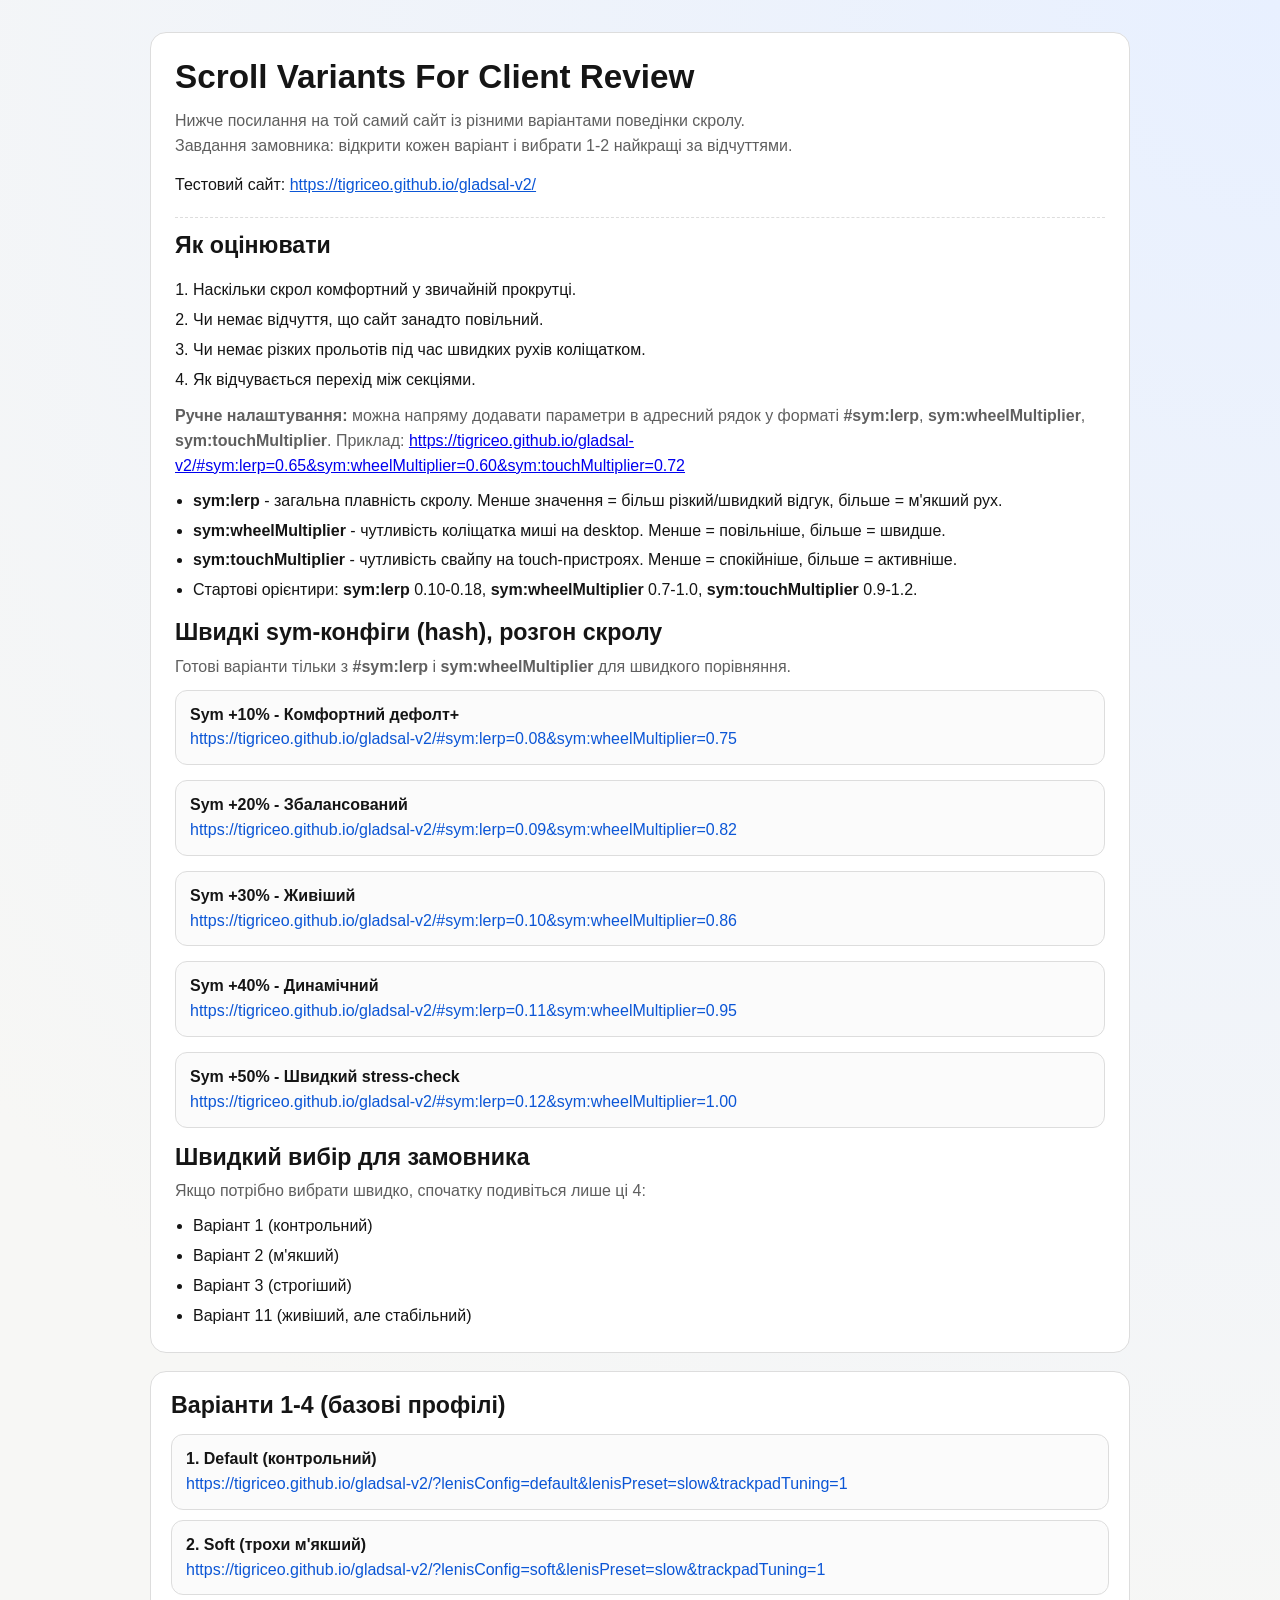
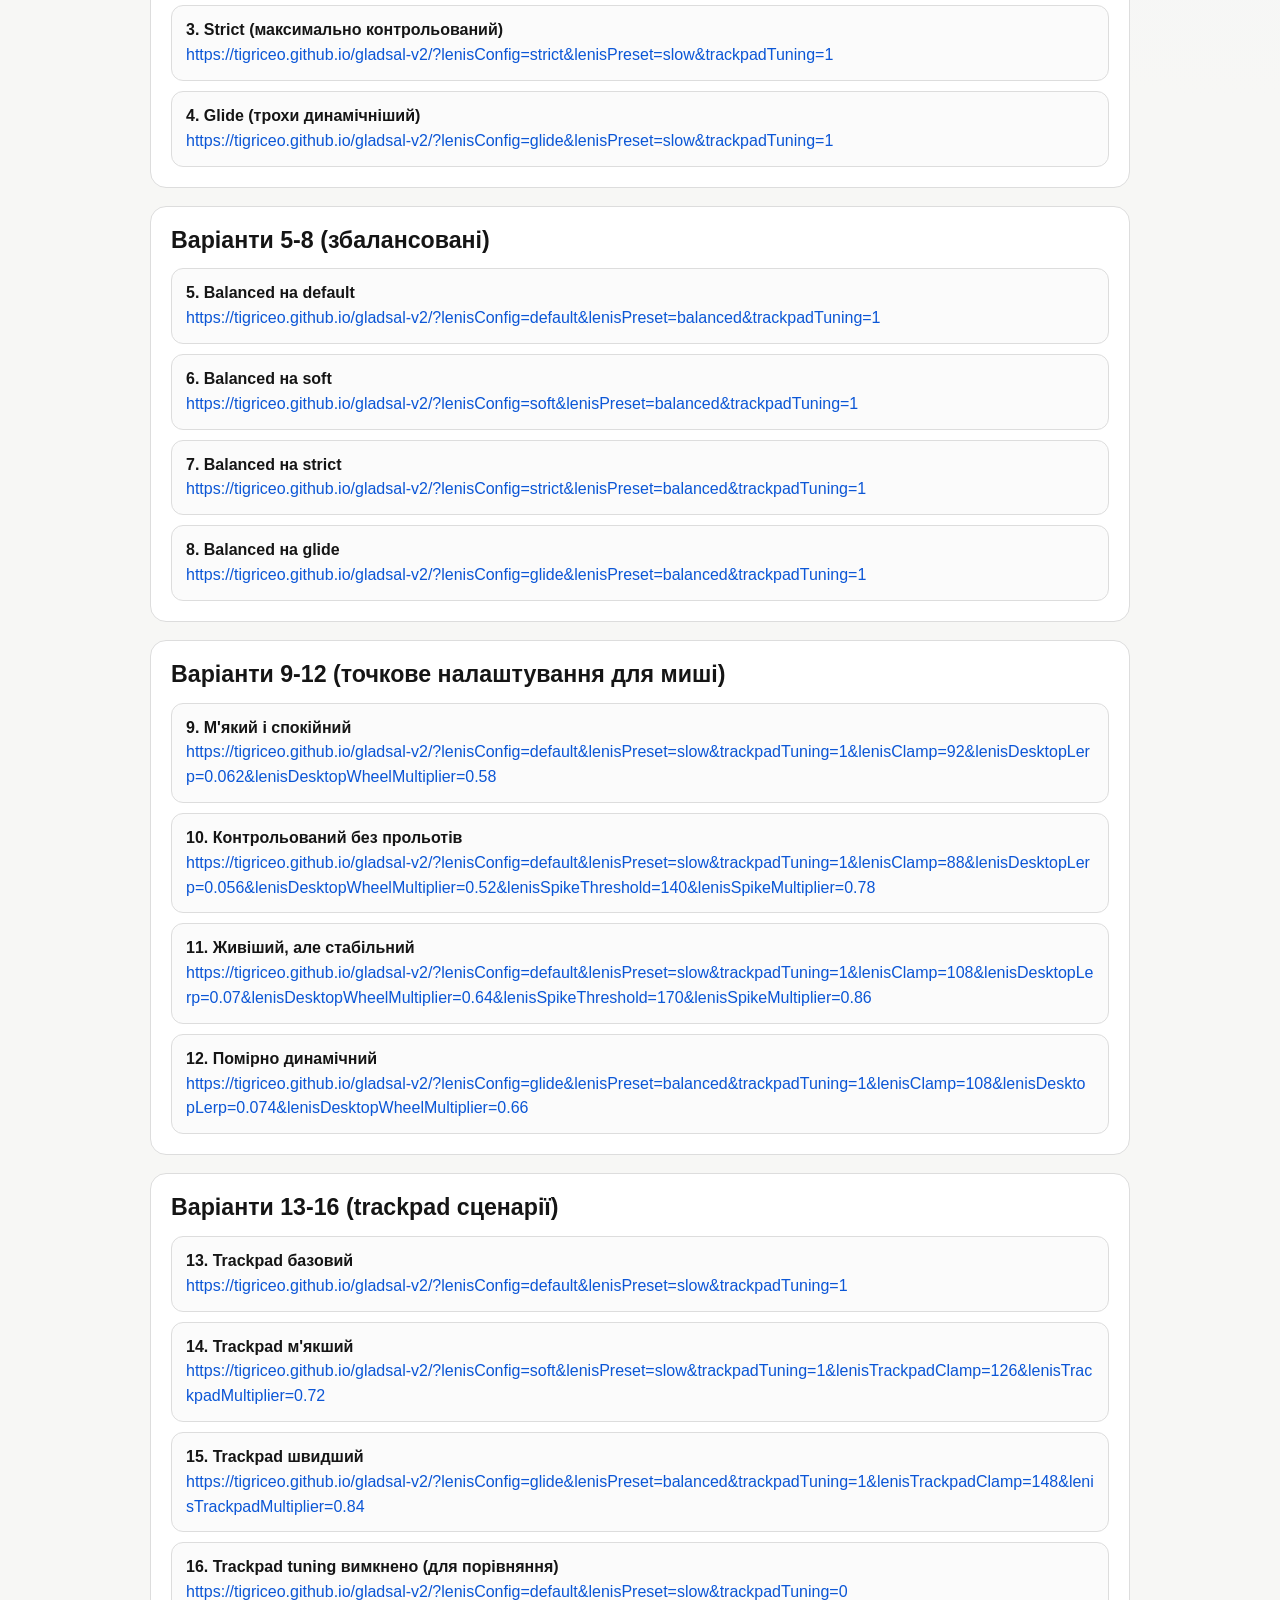
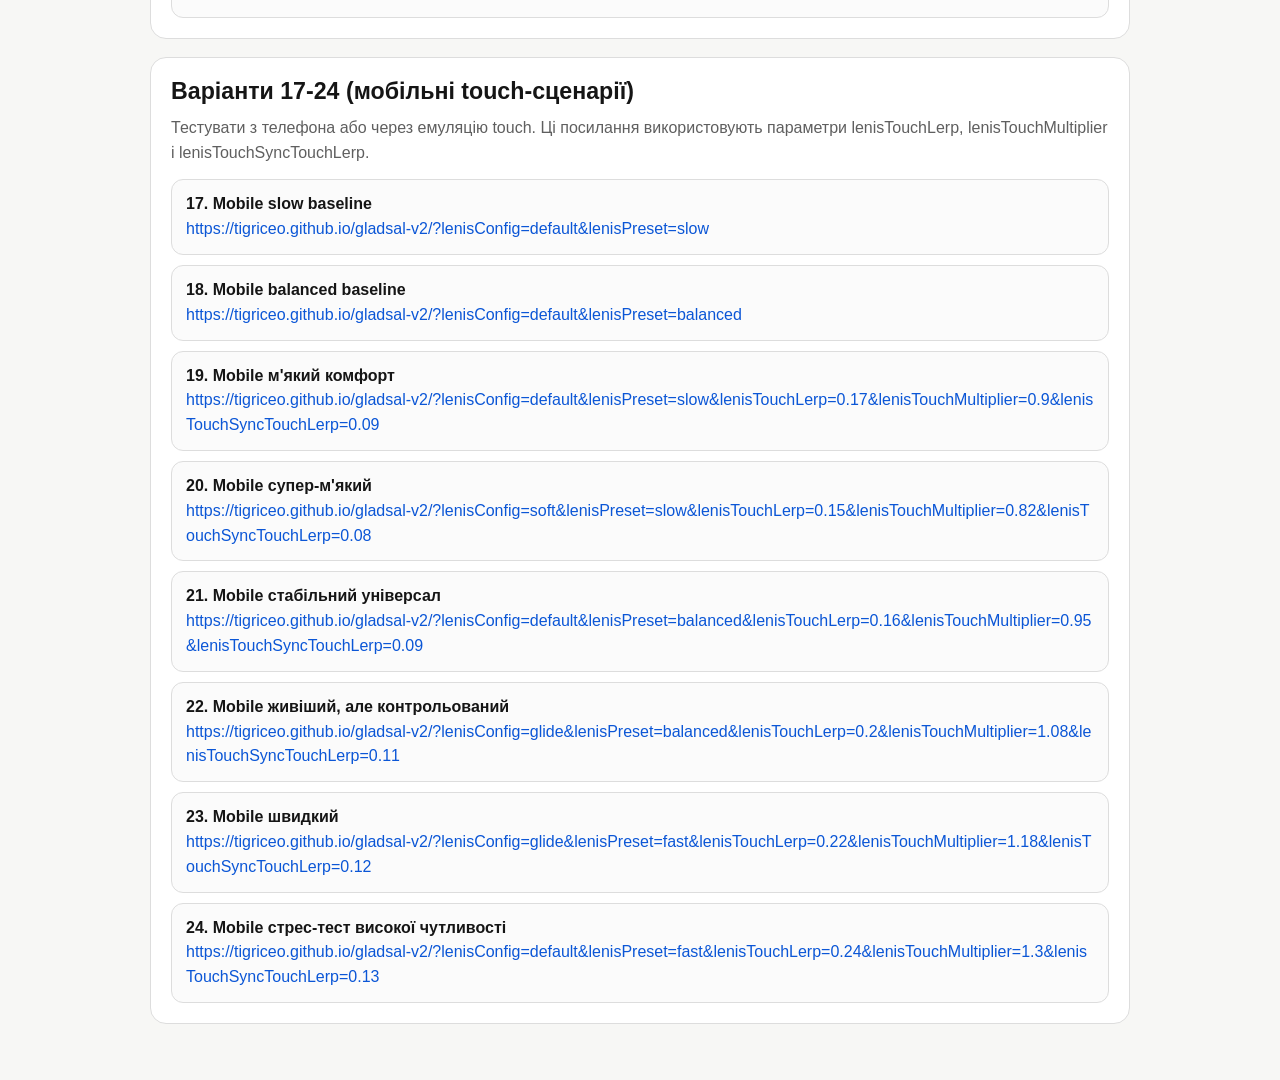
<file: scroll-test.html>
<!doctype html>
<html lang="uk">
  <head>
    <meta charset="UTF-8" />
    <meta name="viewport" content="width=device-width, initial-scale=1.0" />
    <meta name="theme-color" content="#000000" />
    <meta name="robots" content="noindex, nofollow" />
    <meta name="description" content="Gladsal - керування комерційною нерухомістю в Україні та Європі" />
    <title>Scroll Variants For Client Review</title>
    <link rel="icon" type="image/png" href="./img/logo_g.png" />
    <style>
      :root {
        --bg: #f7f7f5;
        --surface: #ffffff;
        --text: #151515;
        --muted: #5f5f5f;
        --line: #dddddd;
        --link: #0b56d6;
        --link-hover: #073a93;
      }

      * {
        box-sizing: border-box;
      }

      body {
        margin: 0;
        background: radial-gradient(circle at top right, #e8f0ff 0%, var(--bg) 38%), var(--bg);
        color: var(--text);
        font-family: 'Montserrat', 'PP Object Sans', 'Segoe UI', sans-serif;
        line-height: 1.55;
      }

      .page {
        width: min(980px, 100% - 32px);
        margin: 32px auto 56px;
      }

      .hero {
        background: var(--surface);
        border: 1px solid var(--line);
        border-radius: 16px;
        padding: 24px;
      }

      h1,
      h2 {
        margin: 0;
        line-height: 1.2;
      }

      h1 {
        font-size: clamp(1.6rem, 2.6vw, 2.2rem);
        margin-bottom: 12px;
      }

      h2 {
        font-size: clamp(1.2rem, 2vw, 1.45rem);
      }

      p {
        margin: 0;
      }

      .muted {
        color: var(--muted);
      }

      .site-link {
        margin-top: 14px;
      }

      .site-link a {
        color: var(--link);
      }

      .criteria {
        margin: 18px 0 0;
        padding-left: 18px;
      }

      .criteria li + li {
        margin-top: 6px;
      }

      .quick-picks {
        margin-top: 20px;
        border-top: 1px dashed var(--line);
        padding-top: 14px;
      }

      .quick-picks ul {
        margin: 10px 0 0;
        padding-left: 18px;
      }

      .quick-picks li + li {
        margin-top: 5px;
      }

      .section {
        margin-top: 18px;
        background: var(--surface);
        border: 1px solid var(--line);
        border-radius: 16px;
        padding: 20px;
      }

      .variants {
        list-style: none;
        margin: 14px 0 0;
        padding: 0;
        display: grid;
        gap: 10px;
      }

      .variants li {
        border: 1px solid var(--line);
        border-radius: 12px;
        padding: 12px 14px;
        background: #fbfbfb;
      }

      .variant-name {
        font-weight: 700;
      }

      .variants a {
        color: var(--link);
        text-decoration: none;
        word-break: break-all;
      }

      .variants a:hover,
      .variants a:focus-visible,
      .site-link a:hover,
      .site-link a:focus-visible {
        color: var(--link-hover);
        text-decoration: underline;
      }

      @media (max-width: 680px) {
        .page {
          width: min(980px, 100% - 20px);
          margin-top: 18px;
          margin-bottom: 30px;
        }

        .hero,
        .section {
          padding: 16px;
          border-radius: 12px;
        }
      }
    </style>
  </head>
  <body class="wrapper">
    <main class="page">
      <section class="hero">
        <h1>Scroll Variants For Client Review</h1>
        <p class="muted">Нижче посилання на той самий сайт із різними варіантами поведінки скролу.</p>
        <p class="muted">Завдання замовника: відкрити кожен варіант і вибрати 1-2 найкращі за відчуттями.</p>
        <p class="site-link">Тестовий сайт: <a href="https://tigriceo.github.io/gladsal-v2/" target="_blank" rel="noopener noreferrer">https://tigriceo.github.io/gladsal-v2/</a></p>

        <div class="quick-picks">
          <h2>Як оцінювати</h2>
          <ol class="criteria">
            <li>Наскільки скрол комфортний у звичайній прокрутці.</li>
            <li>Чи немає відчуття, що сайт занадто повільний.</li>
            <li>Чи немає різких прольотів під час швидких рухів коліщатком.</li>
            <li>Як відчувається перехід між секціями.</li>
          </ol>

          <p class="muted" style="margin-top: 12px">
            <strong>Ручне налаштування:</strong> можна напряму додавати параметри в адресний рядок у форматі
            <strong>#sym:lerp</strong>, <strong>sym:wheelMultiplier</strong>, <strong>sym:touchMultiplier</strong>.
            Приклад:
            <a
              href="https://tigriceo.github.io/gladsal-v2/#sym:lerp=0.65&sym:wheelMultiplier=0.60&sym:touchMultiplier=0.72"
              target="_blank"
              rel="noopener noreferrer"
              >https://tigriceo.github.io/gladsal-v2/#sym:lerp=0.65&sym:wheelMultiplier=0.60&sym:touchMultiplier=0.72</a
            >
          </p>

          <ul class="criteria" style="margin-top: 10px">
            <li><strong>sym:lerp</strong> - загальна плавність скролу. Менше значення = більш різкий/швидкий відгук, більше = м'якший рух.</li>
            <li><strong>sym:wheelMultiplier</strong> - чутливість коліщатка миші на desktop. Менше = повільніше, більше = швидше.</li>
            <li><strong>sym:touchMultiplier</strong> - чутливість свайпу на touch-пристроях. Менше = спокійніше, більше = активніше.</li>
            <li>Стартові орієнтири: <strong>sym:lerp</strong> 0.10-0.18, <strong>sym:wheelMultiplier</strong> 0.7-1.0, <strong>sym:touchMultiplier</strong> 0.9-1.2.</li>
          </ul>

          <h2 style="margin-top: 16px">Швидкі sym-конфіги (hash), розгон скролу</h2>
          <p class="muted" style="margin-top: 8px">
            Готові варіанти тільки з <strong>#sym:lerp</strong> і <strong>sym:wheelMultiplier</strong> для швидкого порівняння.
          </p>
          <ol class="variants" style="margin-top: 10px">
            <li>
              <div class="variant-name">Sym +10% - Комфортний дефолт+</div>
              <a href="https://tigriceo.github.io/gladsal-v2/#sym:lerp=0.08&sym:wheelMultiplier=0.75" target="_blank" rel="noopener noreferrer">https://tigriceo.github.io/gladsal-v2/#sym:lerp=0.08&sym:wheelMultiplier=0.75</a>
            </li>
            <li>
              <div class="variant-name">Sym +20% - Збалансований</div>
              <a href="https://tigriceo.github.io/gladsal-v2/#sym:lerp=0.09&sym:wheelMultiplier=0.82" target="_blank" rel="noopener noreferrer">https://tigriceo.github.io/gladsal-v2/#sym:lerp=0.09&sym:wheelMultiplier=0.82</a>
            </li>
            <li>
              <div class="variant-name">Sym +30% - Живіший</div>
              <a href="https://tigriceo.github.io/gladsal-v2/#sym:lerp=0.10&sym:wheelMultiplier=0.86" target="_blank" rel="noopener noreferrer">https://tigriceo.github.io/gladsal-v2/#sym:lerp=0.10&sym:wheelMultiplier=0.86</a>
            </li>
            <li>
              <div class="variant-name">Sym +40% - Динамічний</div>
              <a href="https://tigriceo.github.io/gladsal-v2/#sym:lerp=0.11&sym:wheelMultiplier=0.95" target="_blank" rel="noopener noreferrer">https://tigriceo.github.io/gladsal-v2/#sym:lerp=0.11&sym:wheelMultiplier=0.95</a>
            </li>
            <li>
              <div class="variant-name">Sym +50% - Швидкий stress-check</div>
              <a href="https://tigriceo.github.io/gladsal-v2/#sym:lerp=0.12&sym:wheelMultiplier=1.00" target="_blank" rel="noopener noreferrer">https://tigriceo.github.io/gladsal-v2/#sym:lerp=0.12&sym:wheelMultiplier=1.00</a>
            </li>
          </ol>

          <h2 style="margin-top: 16px">Швидкий вибір для замовника</h2>
          <p class="muted" style="margin-top: 8px">Якщо потрібно вибрати швидко, спочатку подивіться лише ці 4:</p>
          <ul>
            <li>Варіант 1 (контрольний)</li>
            <li>Варіант 2 (м'якший)</li>
            <li>Варіант 3 (строгіший)</li>
            <li>Варіант 11 (живіший, але стабільний)</li>
          </ul>
        </div>
      </section>

      <section class="section">
        <h2>Варіанти 1-4 (базові профілі)</h2>
        <ol class="variants">
          <li>
            <div class="variant-name">1. Default (контрольний)</div>
            <a href="https://tigriceo.github.io/gladsal-v2/?lenisConfig=default&lenisPreset=slow&trackpadTuning=1" target="_blank" rel="noopener noreferrer">https://tigriceo.github.io/gladsal-v2/?lenisConfig=default&lenisPreset=slow&trackpadTuning=1</a>
          </li>
          <li>
            <div class="variant-name">2. Soft (трохи м'якший)</div>
            <a href="https://tigriceo.github.io/gladsal-v2/?lenisConfig=soft&lenisPreset=slow&trackpadTuning=1" target="_blank" rel="noopener noreferrer">https://tigriceo.github.io/gladsal-v2/?lenisConfig=soft&lenisPreset=slow&trackpadTuning=1</a>
          </li>
          <li>
            <div class="variant-name">3. Strict (максимально контрольований)</div>
            <a href="https://tigriceo.github.io/gladsal-v2/?lenisConfig=strict&lenisPreset=slow&trackpadTuning=1" target="_blank" rel="noopener noreferrer">https://tigriceo.github.io/gladsal-v2/?lenisConfig=strict&lenisPreset=slow&trackpadTuning=1</a>
          </li>
          <li>
            <div class="variant-name">4. Glide (трохи динамічніший)</div>
            <a href="https://tigriceo.github.io/gladsal-v2/?lenisConfig=glide&lenisPreset=slow&trackpadTuning=1" target="_blank" rel="noopener noreferrer">https://tigriceo.github.io/gladsal-v2/?lenisConfig=glide&lenisPreset=slow&trackpadTuning=1</a>
          </li>
        </ol>
      </section>

      <section class="section">
        <h2>Варіанти 5-8 (збалансовані)</h2>
        <ol class="variants" start="5">
          <li>
            <div class="variant-name">5. Balanced на default</div>
            <a href="https://tigriceo.github.io/gladsal-v2/?lenisConfig=default&lenisPreset=balanced&trackpadTuning=1" target="_blank" rel="noopener noreferrer">https://tigriceo.github.io/gladsal-v2/?lenisConfig=default&lenisPreset=balanced&trackpadTuning=1</a>
          </li>
          <li>
            <div class="variant-name">6. Balanced на soft</div>
            <a href="https://tigriceo.github.io/gladsal-v2/?lenisConfig=soft&lenisPreset=balanced&trackpadTuning=1" target="_blank" rel="noopener noreferrer">https://tigriceo.github.io/gladsal-v2/?lenisConfig=soft&lenisPreset=balanced&trackpadTuning=1</a>
          </li>
          <li>
            <div class="variant-name">7. Balanced на strict</div>
            <a href="https://tigriceo.github.io/gladsal-v2/?lenisConfig=strict&lenisPreset=balanced&trackpadTuning=1" target="_blank" rel="noopener noreferrer">https://tigriceo.github.io/gladsal-v2/?lenisConfig=strict&lenisPreset=balanced&trackpadTuning=1</a>
          </li>
          <li>
            <div class="variant-name">8. Balanced на glide</div>
            <a href="https://tigriceo.github.io/gladsal-v2/?lenisConfig=glide&lenisPreset=balanced&trackpadTuning=1" target="_blank" rel="noopener noreferrer">https://tigriceo.github.io/gladsal-v2/?lenisConfig=glide&lenisPreset=balanced&trackpadTuning=1</a>
          </li>
        </ol>
      </section>

      <section class="section">
        <h2>Варіанти 9-12 (точкове налаштування для миші)</h2>
        <ol class="variants" start="9">
          <li>
            <div class="variant-name">9. М'який і спокійний</div>
            <a href="https://tigriceo.github.io/gladsal-v2/?lenisConfig=default&lenisPreset=slow&trackpadTuning=1&lenisClamp=92&lenisDesktopLerp=0.062&lenisDesktopWheelMultiplier=0.58" target="_blank" rel="noopener noreferrer">https://tigriceo.github.io/gladsal-v2/?lenisConfig=default&lenisPreset=slow&trackpadTuning=1&lenisClamp=92&lenisDesktopLerp=0.062&lenisDesktopWheelMultiplier=0.58</a>
          </li>
          <li>
            <div class="variant-name">10. Контрольований без прольотів</div>
            <a href="https://tigriceo.github.io/gladsal-v2/?lenisConfig=default&lenisPreset=slow&trackpadTuning=1&lenisClamp=88&lenisDesktopLerp=0.056&lenisDesktopWheelMultiplier=0.52&lenisSpikeThreshold=140&lenisSpikeMultiplier=0.78" target="_blank" rel="noopener noreferrer">https://tigriceo.github.io/gladsal-v2/?lenisConfig=default&lenisPreset=slow&trackpadTuning=1&lenisClamp=88&lenisDesktopLerp=0.056&lenisDesktopWheelMultiplier=0.52&lenisSpikeThreshold=140&lenisSpikeMultiplier=0.78</a>
          </li>
          <li>
            <div class="variant-name">11. Живіший, але стабільний</div>
            <a href="https://tigriceo.github.io/gladsal-v2/?lenisConfig=default&lenisPreset=slow&trackpadTuning=1&lenisClamp=108&lenisDesktopLerp=0.07&lenisDesktopWheelMultiplier=0.64&lenisSpikeThreshold=170&lenisSpikeMultiplier=0.86" target="_blank" rel="noopener noreferrer">https://tigriceo.github.io/gladsal-v2/?lenisConfig=default&lenisPreset=slow&trackpadTuning=1&lenisClamp=108&lenisDesktopLerp=0.07&lenisDesktopWheelMultiplier=0.64&lenisSpikeThreshold=170&lenisSpikeMultiplier=0.86</a>
          </li>
          <li>
            <div class="variant-name">12. Помірно динамічний</div>
            <a href="https://tigriceo.github.io/gladsal-v2/?lenisConfig=glide&lenisPreset=balanced&trackpadTuning=1&lenisClamp=108&lenisDesktopLerp=0.074&lenisDesktopWheelMultiplier=0.66" target="_blank" rel="noopener noreferrer">https://tigriceo.github.io/gladsal-v2/?lenisConfig=glide&lenisPreset=balanced&trackpadTuning=1&lenisClamp=108&lenisDesktopLerp=0.074&lenisDesktopWheelMultiplier=0.66</a>
          </li>
        </ol>
      </section>

      <section class="section">
        <h2>Варіанти 13-16 (trackpad сценарії)</h2>
        <ol class="variants" start="13">
          <li>
            <div class="variant-name">13. Trackpad базовий</div>
            <a href="https://tigriceo.github.io/gladsal-v2/?lenisConfig=default&lenisPreset=slow&trackpadTuning=1" target="_blank" rel="noopener noreferrer">https://tigriceo.github.io/gladsal-v2/?lenisConfig=default&lenisPreset=slow&trackpadTuning=1</a>
          </li>
          <li>
            <div class="variant-name">14. Trackpad м'якший</div>
            <a href="https://tigriceo.github.io/gladsal-v2/?lenisConfig=soft&lenisPreset=slow&trackpadTuning=1&lenisTrackpadClamp=126&lenisTrackpadMultiplier=0.72" target="_blank" rel="noopener noreferrer">https://tigriceo.github.io/gladsal-v2/?lenisConfig=soft&lenisPreset=slow&trackpadTuning=1&lenisTrackpadClamp=126&lenisTrackpadMultiplier=0.72</a>
          </li>
          <li>
            <div class="variant-name">15. Trackpad швидший</div>
            <a href="https://tigriceo.github.io/gladsal-v2/?lenisConfig=glide&lenisPreset=balanced&trackpadTuning=1&lenisTrackpadClamp=148&lenisTrackpadMultiplier=0.84" target="_blank" rel="noopener noreferrer">https://tigriceo.github.io/gladsal-v2/?lenisConfig=glide&lenisPreset=balanced&trackpadTuning=1&lenisTrackpadClamp=148&lenisTrackpadMultiplier=0.84</a>
          </li>
          <li>
            <div class="variant-name">16. Trackpad tuning вимкнено (для порівняння)</div>
            <a href="https://tigriceo.github.io/gladsal-v2/?lenisConfig=default&lenisPreset=slow&trackpadTuning=0" target="_blank" rel="noopener noreferrer">https://tigriceo.github.io/gladsal-v2/?lenisConfig=default&lenisPreset=slow&trackpadTuning=0</a>
          </li>
        </ol>
      </section>

      <section class="section">
        <h2>Варіанти 17-24 (мобільні touch-сценарії)</h2>
        <p class="muted" style="margin-top: 10px">Тестувати з телефона або через емуляцію touch. Ці посилання використовують параметри lenisTouchLerp, lenisTouchMultiplier і lenisTouchSyncTouchLerp.</p>
        <ol class="variants" start="17">
          <li>
            <div class="variant-name">17. Mobile slow baseline</div>
            <a href="https://tigriceo.github.io/gladsal-v2/?lenisConfig=default&lenisPreset=slow" target="_blank" rel="noopener noreferrer">https://tigriceo.github.io/gladsal-v2/?lenisConfig=default&lenisPreset=slow</a>
          </li>
          <li>
            <div class="variant-name">18. Mobile balanced baseline</div>
            <a href="https://tigriceo.github.io/gladsal-v2/?lenisConfig=default&lenisPreset=balanced" target="_blank" rel="noopener noreferrer">https://tigriceo.github.io/gladsal-v2/?lenisConfig=default&lenisPreset=balanced</a>
          </li>
          <li>
            <div class="variant-name">19. Mobile м'який комфорт</div>
            <a href="https://tigriceo.github.io/gladsal-v2/?lenisConfig=default&lenisPreset=slow&lenisTouchLerp=0.17&lenisTouchMultiplier=0.9&lenisTouchSyncTouchLerp=0.09" target="_blank" rel="noopener noreferrer">https://tigriceo.github.io/gladsal-v2/?lenisConfig=default&lenisPreset=slow&lenisTouchLerp=0.17&lenisTouchMultiplier=0.9&lenisTouchSyncTouchLerp=0.09</a>
          </li>
          <li>
            <div class="variant-name">20. Mobile супер-м'який</div>
            <a href="https://tigriceo.github.io/gladsal-v2/?lenisConfig=soft&lenisPreset=slow&lenisTouchLerp=0.15&lenisTouchMultiplier=0.82&lenisTouchSyncTouchLerp=0.08" target="_blank" rel="noopener noreferrer">https://tigriceo.github.io/gladsal-v2/?lenisConfig=soft&lenisPreset=slow&lenisTouchLerp=0.15&lenisTouchMultiplier=0.82&lenisTouchSyncTouchLerp=0.08</a>
          </li>
          <li>
            <div class="variant-name">21. Mobile стабільний універсал</div>
            <a href="https://tigriceo.github.io/gladsal-v2/?lenisConfig=default&lenisPreset=balanced&lenisTouchLerp=0.16&lenisTouchMultiplier=0.95&lenisTouchSyncTouchLerp=0.09" target="_blank" rel="noopener noreferrer">https://tigriceo.github.io/gladsal-v2/?lenisConfig=default&lenisPreset=balanced&lenisTouchLerp=0.16&lenisTouchMultiplier=0.95&lenisTouchSyncTouchLerp=0.09</a>
          </li>
          <li>
            <div class="variant-name">22. Mobile живіший, але контрольований</div>
            <a href="https://tigriceo.github.io/gladsal-v2/?lenisConfig=glide&lenisPreset=balanced&lenisTouchLerp=0.2&lenisTouchMultiplier=1.08&lenisTouchSyncTouchLerp=0.11" target="_blank" rel="noopener noreferrer">https://tigriceo.github.io/gladsal-v2/?lenisConfig=glide&lenisPreset=balanced&lenisTouchLerp=0.2&lenisTouchMultiplier=1.08&lenisTouchSyncTouchLerp=0.11</a>
          </li>
          <li>
            <div class="variant-name">23. Mobile швидкий</div>
            <a href="https://tigriceo.github.io/gladsal-v2/?lenisConfig=glide&lenisPreset=fast&lenisTouchLerp=0.22&lenisTouchMultiplier=1.18&lenisTouchSyncTouchLerp=0.12" target="_blank" rel="noopener noreferrer">https://tigriceo.github.io/gladsal-v2/?lenisConfig=glide&lenisPreset=fast&lenisTouchLerp=0.22&lenisTouchMultiplier=1.18&lenisTouchSyncTouchLerp=0.12</a>
          </li>
          <li>
            <div class="variant-name">24. Mobile стрес-тест високої чутливості</div>
            <a href="https://tigriceo.github.io/gladsal-v2/?lenisConfig=default&lenisPreset=fast&lenisTouchLerp=0.24&lenisTouchMultiplier=1.3&lenisTouchSyncTouchLerp=0.13" target="_blank" rel="noopener noreferrer">https://tigriceo.github.io/gladsal-v2/?lenisConfig=default&lenisPreset=fast&lenisTouchLerp=0.24&lenisTouchMultiplier=1.3&lenisTouchSyncTouchLerp=0.13</a>
          </li>
        </ol>
      </section>

      <script>
        (() => {
          const remoteBase = 'https://tigriceo.github.io/gladsal-v2/';
          const isLocalHost = ['localhost', '127.0.0.1', '::1'].includes(window.location.hostname);
          const base = isLocalHost ? `${window.location.origin}/` : remoteBase;

          document.querySelectorAll(`a[href^="${remoteBase}"]`).forEach((link) => {
            const suffix = link.getAttribute('href').slice(remoteBase.length);
            const nextUrl = `${base}${suffix}`;

            link.setAttribute('href', nextUrl);

            if (link.textContent && link.textContent.startsWith(remoteBase)) {
              link.textContent = nextUrl;
            }
          });
        })();
      </script>
    </main>
  </body>
</html>
</file>
